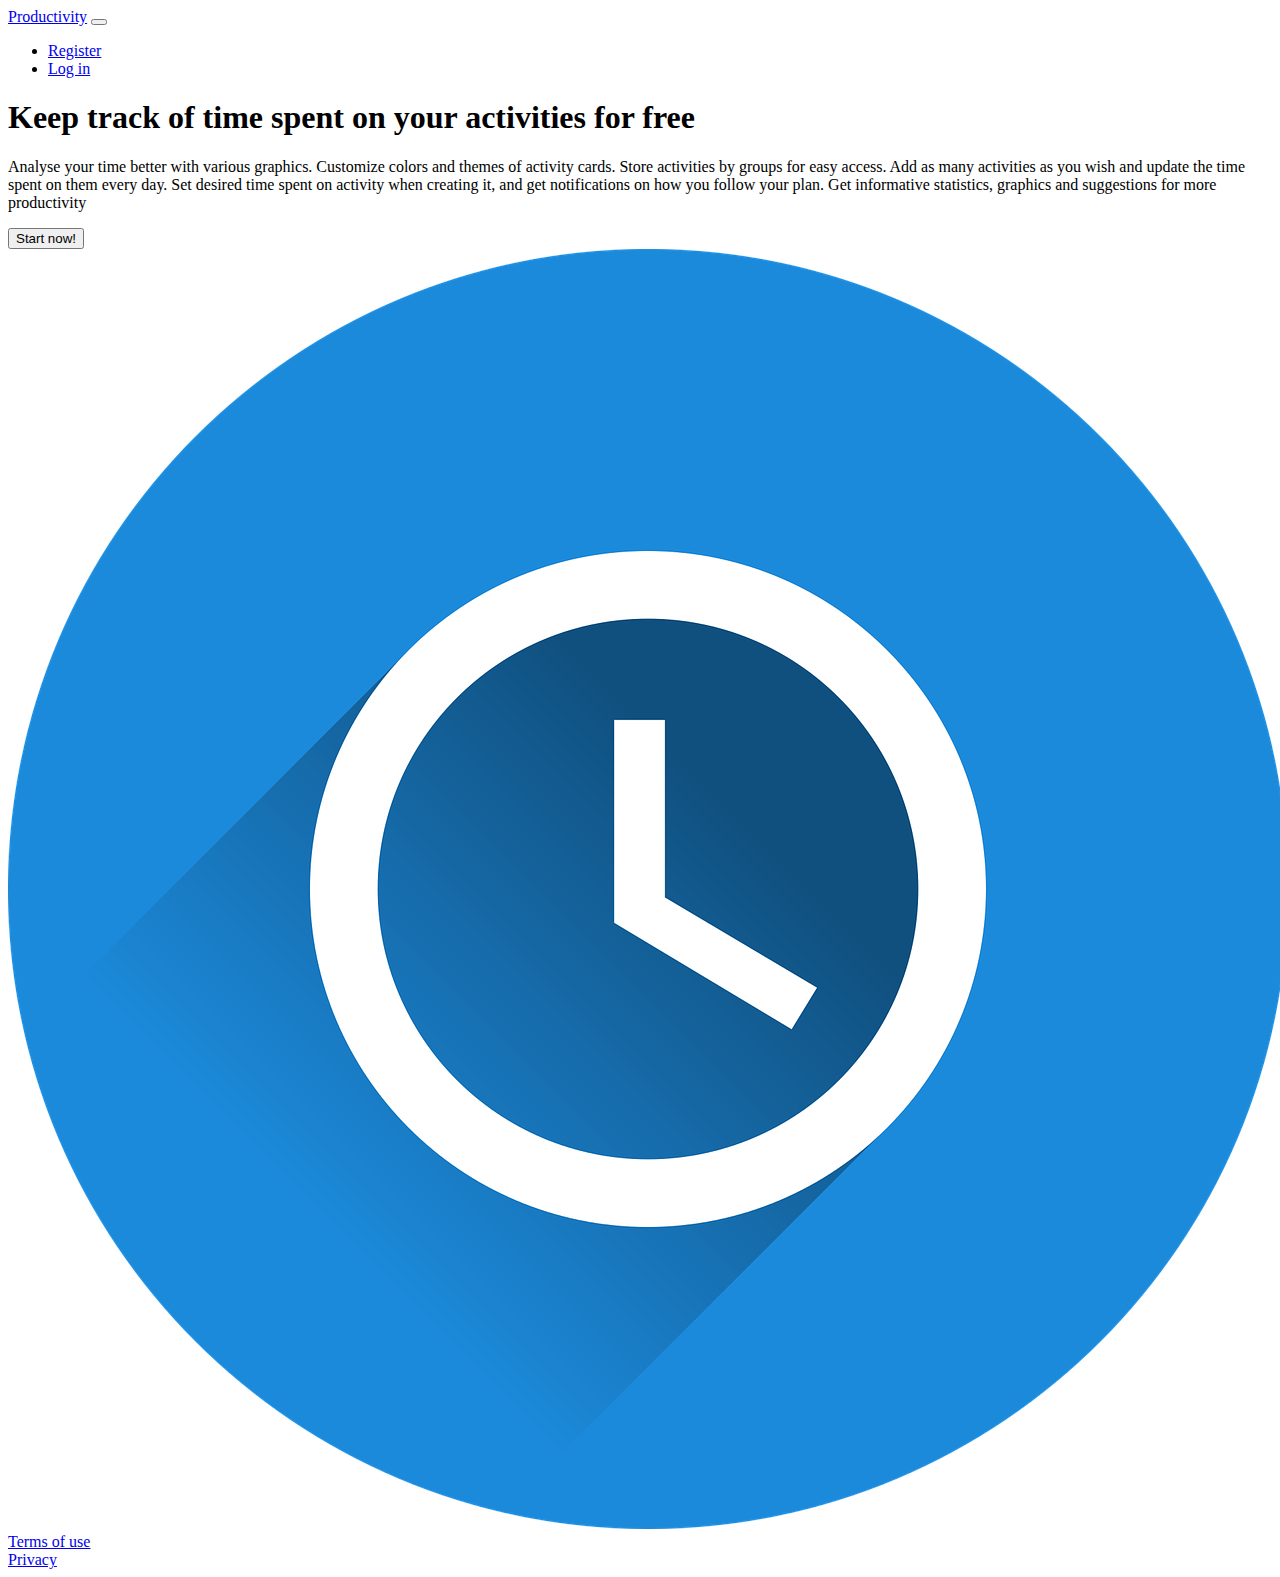
<file: index.html>
<!DOCTYPE html>
<html lang="en">
<head>
    <meta charset="UTF-8">
    <meta http-equiv="X-UA-Compatible" content="IE=edge">
    <meta name="viewport" content="width=device-width, initial-scale=1.0">
    <link
      href="https://cdn.jsdelivr.net/npm/bootstrap@5.0.1/dist/css/bootstrap.min.css"
      rel="stylesheet"
      integrity="sha384-+0n0xVW2eSR5OomGNYDnhzAbDsOXxcvSN1TPprVMTNDbiYZCxYbOOl7+AMvyTG2x"
      crossorigin="anonymous"
    />
    <link
      rel="stylesheet"
      href="https://cdn.jsdelivr.net/npm/bootstrap-icons@1.3.0/font/bootstrap-icons.css"
    />
    <link
      href="https://api.mapbox.com/mapbox-gl-js/v2.1.1/mapbox-gl.css"
      rel="stylesheet"
    />
    <link rel="stylesheet" href="styles.css">
    <title>Productivity</title>
</head>
<body class="bg-dark">
    <nav class="navbar navbar-expand-lg bg-dark navbar-dark py-3 fixed-top">
        <div class="container">
          <a href="index.html" class="navbar-brand">Productivity</a>
  
          <button
            class="navbar-toggler"
            type="button"
            data-bs-toggle="collapse"
            data-bs-target="#navmenu"
          >
            <span class="navbar-toggler-icon"></span>
          </button>
  
          <div class="collapse navbar-collapse" id="navmenu">
            <ul class="navbar-nav ms-auto">
              <li class="nav-item">
                <a href="register.html" class="nav-link">Register</a>
              </li>
              <li class="nav-item">
                <a href="login.html" class="nav-link">Log in</a>
              </li>
            </ul>
          </div>
        </div>
    </nav>   
    <section
      class="bg-primary text-light p-5 p-lg-0 pt-lg-5 text-center text-sm-start mt-5 mt-lg-0 "
    >
      <div class="container">
        <div class="d-sm-flex align-items-center justify-content-between">
          <div>
            <h1>Keep track of time spent on your activities <span class="text-warning">for free</span></h1>
            <p class="lead my-4">
              Analyse your time better with various graphics. Customize colors and themes of activity cards. 
              Store activities by groups for easy access. Add as many activities as you wish and update the time spent on them every day.
              Set desired time spent on activity when creating it, and get notifications on how you follow your plan. 
              Get informative statistics, graphics and suggestions for more productivity
            </p>
            <button
              class="btn btn-warning btn-lg"
              data-bs-toggle="modal"
              data-bs-target="#enroll"
            >
              Start now!
            </button>
          </div>
          <img
            class="img-fluid w-50 d-none d-sm-block"
            src="img/time.png"
            alt=""
          />
        </div>
      </div>
    </section>
    
    <!-- Footer -->     
     <footer class="p-2 bg-dark text-white text-center position-relative">
        <div class="container">
            <div class="row">
                <div class="col-sm-2">
                    <a href="terms.html" class="text-reset">Terms of use</a>
                </div>
                <div class="col-sm-1">
                    <a href="privacy.html" class="text-reset">Privacy</a>
                </div>
            </div>
        </div>
     </footer>

    <script
    src="https://cdn.jsdelivr.net/npm/bootstrap@5.0.1/dist/js/bootstrap.bundle.min.js"
    integrity="sha384-gtEjrD/SeCtmISkJkNUaaKMoLD0//ElJ19smozuHV6z3Iehds+3Ulb9Bn9Plx0x4"
    crossorigin="anonymous"
    ></script>
  <script src="https://api.mapbox.com/mapbox-gl-js/v2.1.1/mapbox-gl.js"></script>

  <script>
    mapboxgl.accessToken =
      'pk.eyJ1IjoiYnRyYXZlcnN5IiwiYSI6ImNrbmh0dXF1NzBtbnMyb3MzcTBpaG10eXcifQ.h5ZyYCglnMdOLAGGiL1Auw'
    var map = new mapboxgl.Map({
      container: 'map',
      style: 'mapbox://styles/mapbox/streets-v11',
      center: [-71.060982, 42.35725],
      zoom: 18,
    })
  </script>
</body>
</html>
</file>
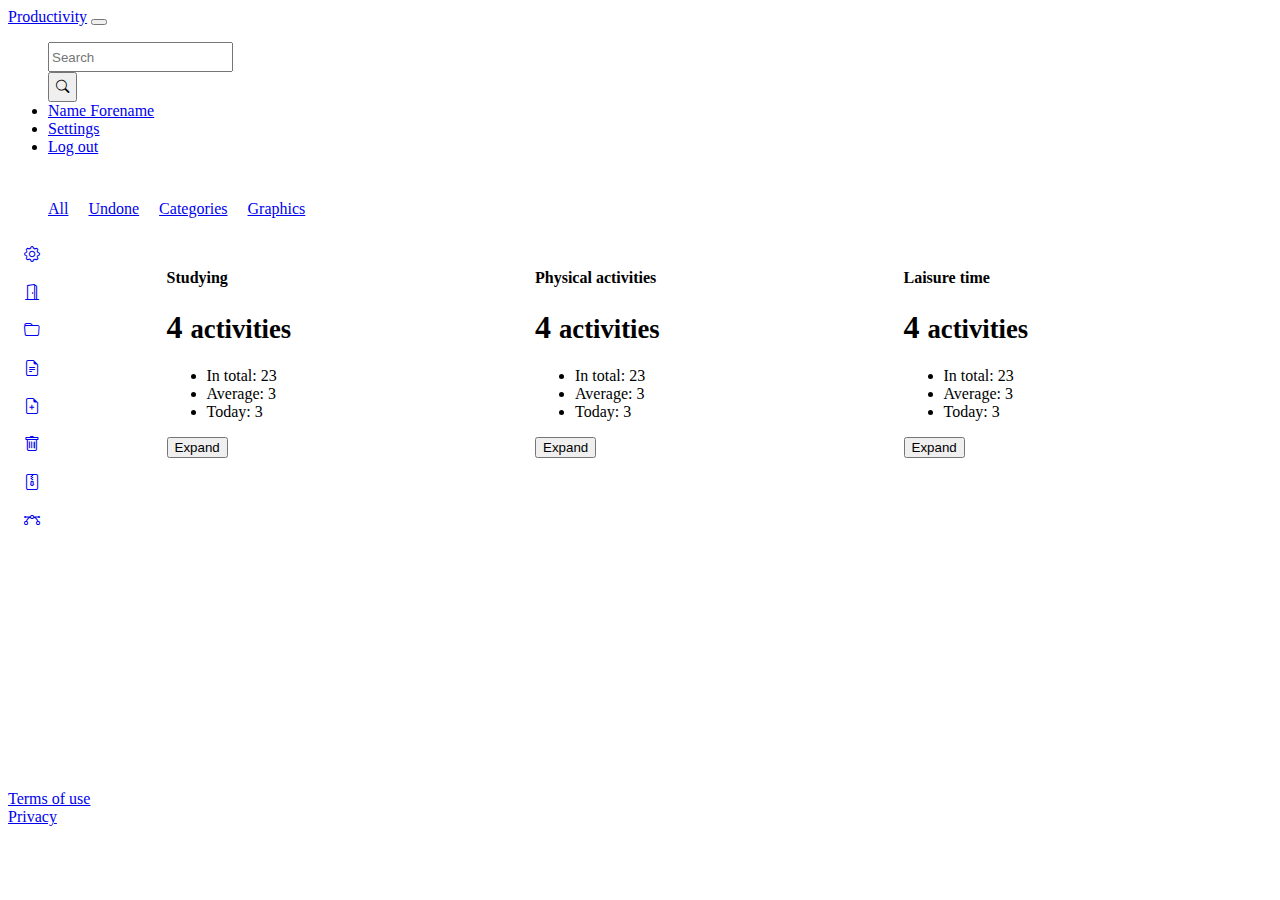
<file: categories.html>
<!DOCTYPE html>
<html lang="en">
<head>
    <meta charset="UTF-8">
    <meta http-equiv="X-UA-Compatible" content="IE=edge">
    <meta name="viewport" content="width=device-width, initial-scale=1.0">
    <link
      href="https://cdn.jsdelivr.net/npm/bootstrap@5.0.1/dist/css/bootstrap.min.css"
      rel="stylesheet"
      integrity="sha384-+0n0xVW2eSR5OomGNYDnhzAbDsOXxcvSN1TPprVMTNDbiYZCxYbOOl7+AMvyTG2x"
      crossorigin="anonymous"
    />
    <link
      rel="stylesheet"
      href="https://cdn.jsdelivr.net/npm/bootstrap-icons@1.3.0/font/bootstrap-icons.css"
    />
    <link
      href="https://api.mapbox.com/mapbox-gl-js/v2.1.1/mapbox-gl.css"
      rel="stylesheet"
    />
    <link rel="stylesheet" href="styles.css">
    <link href="https://cdn.jsdelivr.net/npm/bootstrap@5.2.0-beta1/dist/css/bootstrap.min.css" rel="stylesheet" integrity="sha384-0evHe/X+R7YkIZDRvuzKMRqM+OrBnVFBL6DOitfPri4tjfHxaWutUpFmBp4vmVor" crossorigin="anonymous">
    <link rel="stylesheet" href="https://cdn.jsdelivr.net/npm/bootstrap-icons@1.5.0/font/bootstrap-icons.css">
    <title>Productivity</title>
</head>
<body class="bg-dark">
    <nav class="navbar navbar-expand-lg bg-dark navbar-dark py-3 fixed-top">
        <div class="container">
          <a href="index.html" class="navbar-brand">Productivity</a>
  
          <button
            class="navbar-toggler"
            type="button"
            data-bs-toggle="collapse"
            data-bs-target="#navmenu"
          >
            <span class="navbar-toggler-icon"></span>
          </button>
  
          <div class="collapse navbar-collapse" id="navmenu">
            <ul class="navbar-nav ms-auto">
                <div >
                    <div class="input-group mx-3">
                        <div class="form-group">
                          <input type="search" id="form1" class="form-control" style="height: 30px;" placeholder="Search"/>
                        </div>
                        <button type="button" class="btn btn-primary btn-sm" style="height: 30px;">
                            <i class="bi-search"></i>
                        </button>
                      </div>
                </div>
              <li class="nav-item">
                <a href="userPage.html" class="nav-link text-warning">Name Forename</a>
              </li>
              <li class="nav-item">
                <a href="userSettings.html" class="nav-link">Settings</a>
              </li>
              <li class="nav-item">
                <a href="logout.html" class="nav-link">Log out</a>
              </li>
            </ul>
          </div>
        </div>
    </nav>
    <section style="margin-top: 80px; position: relative; max-width: 50px;">
        <div class="d-flex flex-column flex-shrink-0 bg-primary sidenav" id="sidebar">
            <div><a class="nav-link light" href="#"><i class="bi-gear"></i></a></div>
            <div><a class="nav-link light" href="#"><i class="bi-door-open"></i></a></div>
            <div><a class="nav-link light" href="#"><i class="bi-folder"></i></a></div>
            <div><a class="nav-link light" href="#"><i class="bi-file-earmark-text"></i></a></div>
            <div><a class="nav-link light" href="#"><i class="bi-file-earmark-plus"></i></a></div>
            <div><a class="nav-link light" href="#"><i class="bi-trash"></i></a></div>
            <div><a class="nav-link light" href="#"><i class="bi-file-zip"></i></a></div>
            <div><a class="nav-link light" href="#"><i class="bi-bezier"></i></a></div>
          </div>
    </section>
    <section style="margin-top: -350px; min-height: 600px; padding-left: 20px;">              
        <div class="container bg-light " style="min-height: 600px;">
            <div class="nav-top">
              <div><a href="userPage.html">All</a></div> <div><a href="undone.html">Undone</a></div> <div><a class="nav-link disabled" href="categories.html">Categories</a></div> <div><a href="graphics.html">Graphics</a></div>
            </div>
            
            <div class="card-deck mb-3 text-center">
                <div class="card mb-4 box-shadow">
                  <div class="card-header">
                    <h4 class="my-0 font-weight-normal">Studying</h4>
                  </div>
                  <div class="card-body">
                    <h1 class="card-title ">4 <small class="text-muted">activities</small></h1>
                    <ul class="list-unstyled mt-1 mb-4">
                      <li>In total: <span>23</span></li>
                      <li>Average: <span>3</span></li>
                      <li>Today: <span>3</span></li>
                    </ul>
                    <button type="button" class="btn btn-lg btn-block btn-outline-primary">Expand</button>
                  </div>
                </div>
                <div class="card mb-4 box-shadow">
                    <div class="card-header">
                      <h4 class="my-0 font-weight-normal">Physical activities</h4>
                    </div>
                    <div class="card-body">
                      <h1 class="card-title ">4 <small class="text-muted">activities</small></h1>
                      <ul class="list-unstyled mt-1 mb-4">
                        <li>In total: <span>23</span></li>
                        <li>Average: <span>3</span></li>
                        <li>Today: <span>3</span></li>
                      </ul>
                      <button type="button" class="btn btn-lg btn-block btn-outline-primary">Expand</button>
                    </div>
                  </div>
                  <div class="card mb-4 box-shadow">
                    <div class="card-header">
                      <h4 class="my-0 font-weight-normal">Laisure time</h4>
                    </div>
                    <div class="card-body">
                      <h1 class="card-title ">4 <small class="text-muted">activities</small></h1>
                      <ul class="list-unstyled mt-1 mb-4">
                        <li>In total: <span>23</span></li>
                        <li>Average: <span>3</span></li>
                        <li>Today: <span>3</span></li>
                      </ul>
                      <button type="button" class="btn btn-lg btn-block btn-outline-primary">Expand</button>
                    </div>
                  </div>                           
              </div>
        </div>
    </section>
    
    <!-- Footer -->     
     <footer class="p-2 bg-dark text-white text-center position-relative">
        <div class="container">
            <div class="row">
                <div class="col-sm-2">
                    <a href="terms.html" class="text-reset">Terms of use</a>
                </div>
                <div class="col-sm-1">
                    <a href="privacy.html" class="text-reset">Privacy</a>
                </div>
            </div>
        </div>
     </footer>  
  <script src="https://cdn.jsdelivr.net/npm/bootstrap@5.2.0-beta1/dist/js/bootstrap.bundle.min.js" integrity="sha384-pprn3073KE6tl6bjs2QrFaJGz5/SUsLqktiwsUTF55Jfv3qYSDhgCecCxMW52nD2" crossorigin="anonymous"></script>
</body>
</html>
</file>
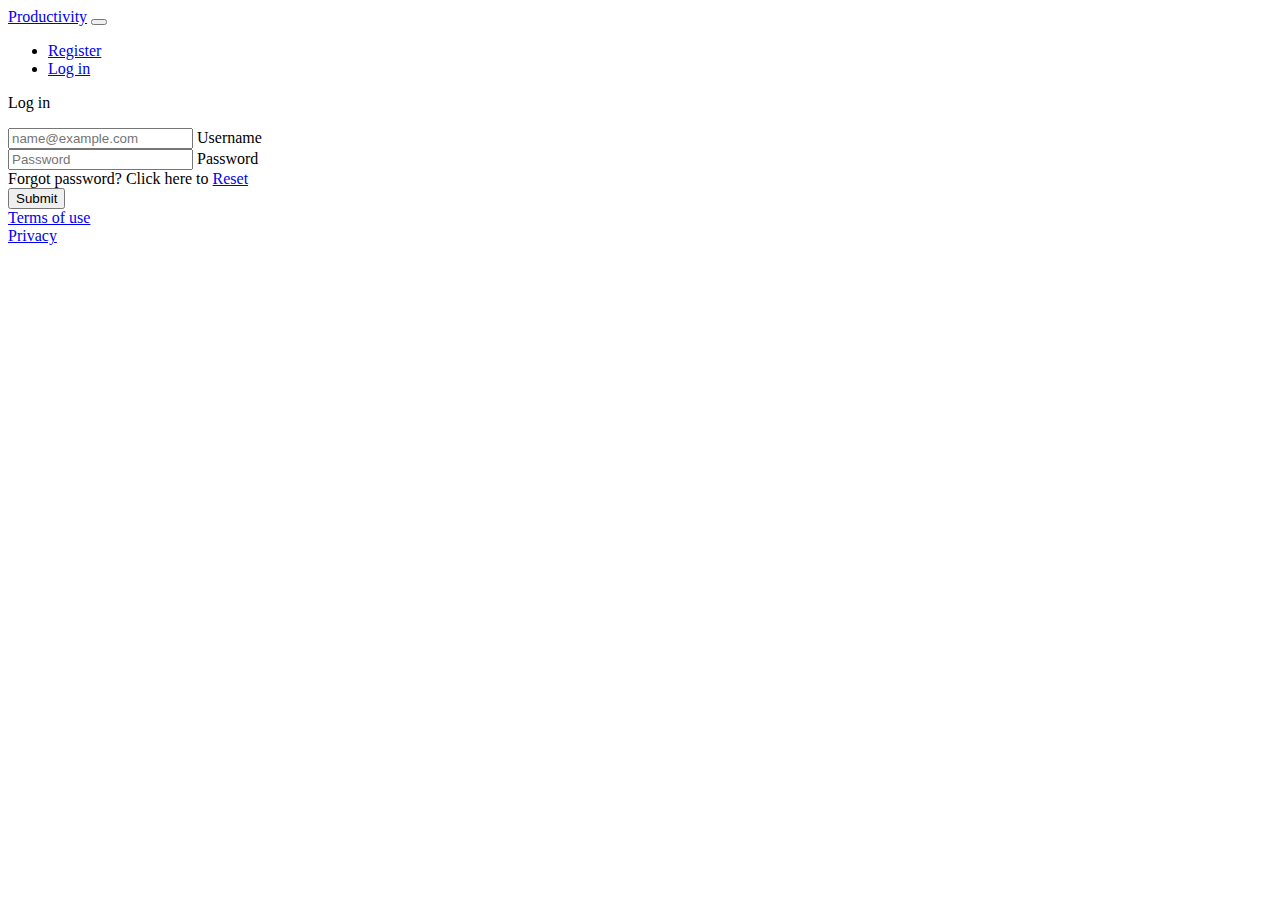
<file: login.html>
<!DOCTYPE html>
<html lang="en">
<head>
    <meta charset="UTF-8">
    <meta http-equiv="X-UA-Compatible" content="IE=edge">
    <meta name="viewport" content="width=device-width, initial-scale=1.0">
    <link
      href="https://cdn.jsdelivr.net/npm/bootstrap@5.0.1/dist/css/bootstrap.min.css"
      rel="stylesheet"
      integrity="sha384-+0n0xVW2eSR5OomGNYDnhzAbDsOXxcvSN1TPprVMTNDbiYZCxYbOOl7+AMvyTG2x"
      crossorigin="anonymous"
    />
    <link
      rel="stylesheet"
      href="https://cdn.jsdelivr.net/npm/bootstrap-icons@1.3.0/font/bootstrap-icons.css"
    />
    <link
      href="https://api.mapbox.com/mapbox-gl-js/v2.1.1/mapbox-gl.css"
      rel="stylesheet"
    />
    <link rel="stylesheet" href="styles.css">
    <link href="https://cdn.jsdelivr.net/npm/bootstrap@5.2.0-beta1/dist/css/bootstrap.min.css" rel="stylesheet" integrity="sha384-0evHe/X+R7YkIZDRvuzKMRqM+OrBnVFBL6DOitfPri4tjfHxaWutUpFmBp4vmVor" crossorigin="anonymous">
    <link rel="stylesheet" href="https://cdn.jsdelivr.net/npm/bootstrap-icons@1.5.0/font/bootstrap-icons.css">
    <title>Productivity</title>
</head>
<body class="bg-dark">
    <nav class="navbar navbar-expand-lg bg-dark navbar-dark py-3 fixed-top">
        <div class="container">
          <a href="index.html" class="navbar-brand">Productivity</a>
  
          <button
            class="navbar-toggler"
            type="button"
            data-bs-toggle="collapse"
            data-bs-target="#navmenu"
          >
            <span class="navbar-toggler-icon"></span>
          </button>
  
          <div class="collapse navbar-collapse" id="navmenu">
            <ul class="navbar-nav ms-auto">
                <li class="nav-item">
                  <a href="register.html" class="nav-link">Register</a>
                </li>
                <li class="nav-item">
                  <a href="login.html" class="nav-link">Log in</a>
                </li>
              </ul>
          </div>
        </div>
    </nav>
    <section class="vh-75 bg-primary mt-5 ">
        <div class="container h-75" >
          <div class="row d-flex justify-content-center align-items-center h-100">
            <div class="col-lg-12 col-xl-11">
              <div class="card text-black" style="border-radius: 25px;">
                <div class="card-body p-md-5" >
                  <div class="row justify-content-center">
                    <div class="col-md-10 col-lg-6 col-xl-5 order-2 order-lg-1" >
      
                      <p class="text-center h1 fw-bold mb-5 mx-1 mx-md-4 mt-4">Log in</p>
      
                      <form class="mx-1 mx-md-4">
                        
                        <div class="form-floating mb-3">
                            <input type="text" class="form-control" id="usernameInp" placeholder="name@example.com">
                            <label for="floatingInput">Username</label>
                          </div>
                          <div class="form-floating mb-3">
                            <input type="password" class="form-control" id="passwordInp" placeholder="Password">
                            <label for="floatingPassword">Password</label>
                          </div>
                          <div class="form-check d-flex justify-content-center mb-5"  style="background: white">
                            
                            <label class="form-check-label" for="form2Example3">
                              Forgot password? Click here to <a href="#">Reset</a>
                            </label>
                          </div>
                        
                        <div class="d-flex justify-content-center mx-4 mb-3 mb-lg-4">
                          <button type="button" class="btn btn-primary btn-lg">Submit</button>
                        </div>      
                      </form>
                  </div>
                </div>
              </div>
            </div>
          </div>
        </div>
      </section>
    
    <!-- Footer -->     
     <footer class="p-2 bg-dark text-white text-center position-relative m-3">
        <div class="container">
            <div class="row">
                <div class="col-sm-2">
                    <a href="terms.html" class="text-reset">Terms of use</a>
                </div>
                <div class="col-sm-1">
                    <a href="privacy.html" class="text-reset">Privacy</a>
                </div>
            </div>
        </div>
     </footer>  
  <script src="https://cdn.jsdelivr.net/npm/bootstrap@5.2.0-beta1/dist/js/bootstrap.bundle.min.js" integrity="sha384-pprn3073KE6tl6bjs2QrFaJGz5/SUsLqktiwsUTF55Jfv3qYSDhgCecCxMW52nD2" crossorigin="anonymous"></script>
</body>
</html>
</file>
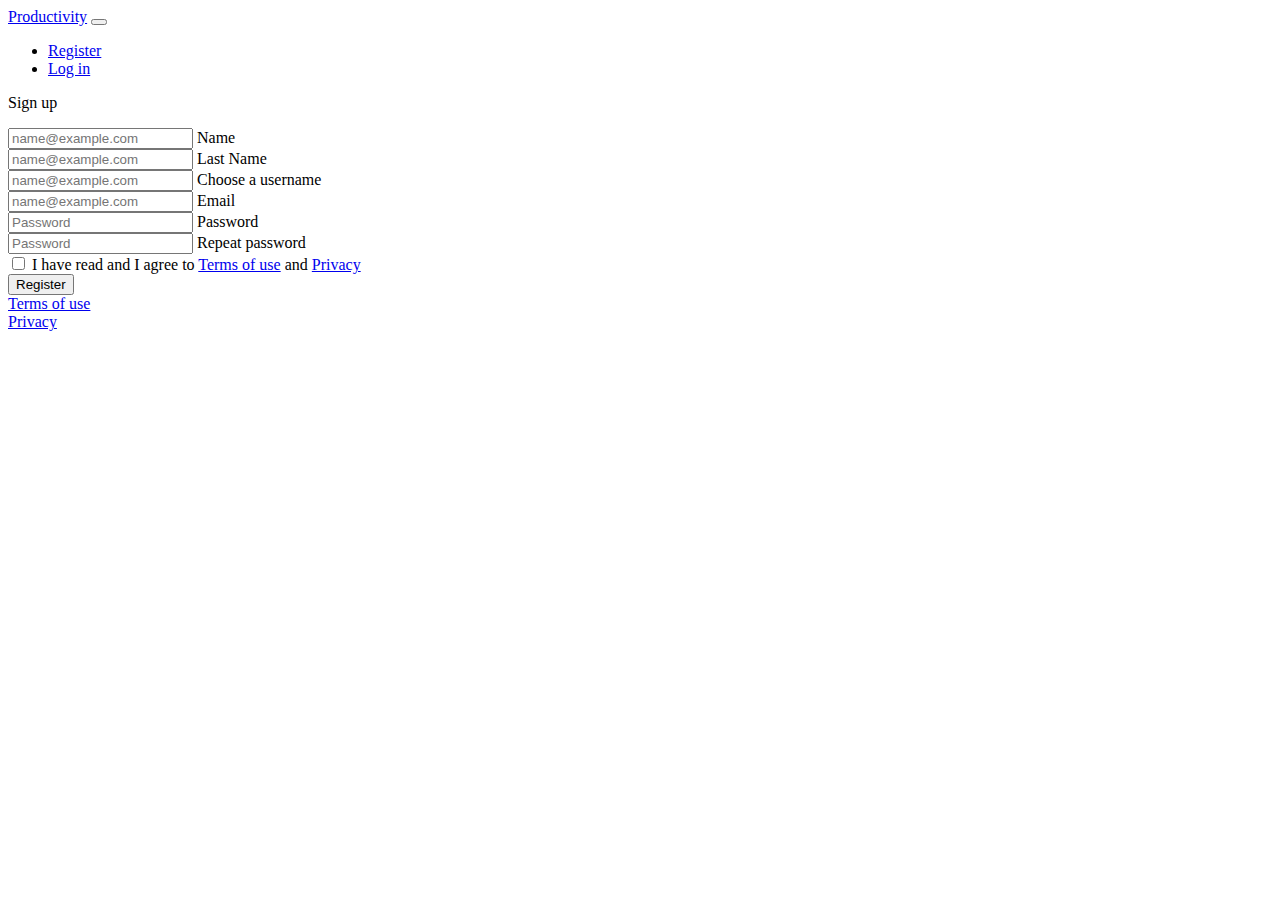
<file: register.html>
<!DOCTYPE html>
<html lang="en">
<head>
    <meta charset="UTF-8">
    <meta http-equiv="X-UA-Compatible" content="IE=edge">
    <meta name="viewport" content="width=device-width, initial-scale=1.0">
    <link
      href="https://cdn.jsdelivr.net/npm/bootstrap@5.0.1/dist/css/bootstrap.min.css"
      rel="stylesheet"
      integrity="sha384-+0n0xVW2eSR5OomGNYDnhzAbDsOXxcvSN1TPprVMTNDbiYZCxYbOOl7+AMvyTG2x"
      crossorigin="anonymous"
    />
    <link
      rel="stylesheet"
      href="https://cdn.jsdelivr.net/npm/bootstrap-icons@1.3.0/font/bootstrap-icons.css"
    />
    <link
      href="https://api.mapbox.com/mapbox-gl-js/v2.1.1/mapbox-gl.css"
      rel="stylesheet"
    />
    <link rel="stylesheet" href="styles.css">
    <link href="https://cdn.jsdelivr.net/npm/bootstrap@5.2.0-beta1/dist/css/bootstrap.min.css" rel="stylesheet" integrity="sha384-0evHe/X+R7YkIZDRvuzKMRqM+OrBnVFBL6DOitfPri4tjfHxaWutUpFmBp4vmVor" crossorigin="anonymous">
    <link rel="stylesheet" href="https://cdn.jsdelivr.net/npm/bootstrap-icons@1.5.0/font/bootstrap-icons.css">
    <title>Productivity</title>
</head>
<body class="bg-dark">
    <nav class="navbar navbar-expand-lg bg-dark navbar-dark py-3 fixed-top">
        <div class="container">
          <a href="index.html" class="navbar-brand">Productivity</a>
  
          <button
            class="navbar-toggler"
            type="button"
            data-bs-toggle="collapse"
            data-bs-target="#navmenu"
          >
            <span class="navbar-toggler-icon"></span>
          </button>
  
          <div class="collapse navbar-collapse" id="navmenu">
            <ul class="navbar-nav ms-auto">
                <li class="nav-item">
                  <a href="register.html" class="nav-link">Register</a>
                </li>
                <li class="nav-item">
                  <a href="login.html" class="nav-link">Log in</a>
                </li>
              </ul>
          </div>
        </div>
    </nav>
    <section class="vh-75 bg-primary mt-5 " >
        <div class="container h-75" >
          <div class="row d-flex justify-content-center align-items-center h-75">
            <div class="col-lg-12 col-xl-11">
              <div class="card text-black" style="border-radius: 25px;">
                <div class="card-body p-md-5" >
                    <!-- style="background-image: url(/img/leaves.png); background-position: center center;
                    background-size: cover; border-radius: 25px;" -->
                  <div class="row justify-content-center">
                    <div class="col-md-10 col-lg-6 col-xl-5 order-2 order-lg-1" >
      
                      <p class="text-center h1 fw-bold mb-5 mx-1 mx-md-4 mt-1">Sign up</p>
      
                      <form class="mx-1 mx-md-4">
                        <div class="form-floating mb-3">
                            <input type="text" class="form-control" id="nameInp" placeholder="name@example.com">
                            <label for="floatingInput">Name</label>
                          </div><div class="form-floating mb-3">
                            <input type="text" class="form-control" id="lastnameInp" placeholder="name@example.com">
                            <label for="floatingInput">Last Name</label>
                          </div>
                        <div class="form-floating mb-3">
                            <input type="text" class="form-control" id="usernameInp" placeholder="name@example.com">
                            <label for="floatingInput">Choose a username</label>
                          </div>
                          <div class="form-floating mb-3">
                            <input type="email" class="form-control" id="emailInp" placeholder="name@example.com">
                            <label for="floatingInput">Email</label>
                          </div>
                          <div class="form-floating mb-3">
                            <input type="password" class="form-control" id="passwordInp" placeholder="Password">
                            <label for="floatingPassword">Password</label>
                          </div>
                          <div class="form-floating mb-3">
                            <input type="password" class="form-control" id="passwordrepeatInp" placeholder="Password">
                            <label for="floatingPassword">Repeat password</label>
                          </div>
                          
                        <div class="form-check d-flex justify-content-center mb-3"  style="background: white">
                          <input class="form-check-input me-2" type="checkbox" value="" id="agreeInp" />
                          <label class="form-check-label" for="form2Example3">
                            I have read and I agree to <a href="terms.html">Terms of use</a> and <a href="privacy.html">Privacy</a>
                          </label>
                        </div>
                        <div class="d-flex justify-content-center mx-4 mb-3 mb-lg-4">
                          <button type="button" class="btn btn-primary btn-lg">Register</button>
                        </div>      
                      </form>
                    <!-- </div>
                    <div class="col-md-10 col-lg-6 col-xl-7 d-flex align-items-center order-1 order-lg-2">
      
                      <img class="img-fluid w-50 d-none d-sm-block" src="/img/leaves.png" alt="background">
      
                    </div> -->
                  </div>
                </div>
              </div>
            </div>
          </div>
        </div>
      </section>
    
    <!-- Footer -->     
     <footer class="p-2 bg-dark text-white text-center position-relative m-3">
        <div class="container">
            <div class="row">
                <div class="col-sm-2">
                    <a href="terms.html" class="text-reset">Terms of use</a>
                </div>
                <div class="col-sm-1">
                    <a href="privacy.html" class="text-reset">Privacy</a>
                </div>
            </div>
        </div>
     </footer>  
  <script src="https://cdn.jsdelivr.net/npm/bootstrap@5.2.0-beta1/dist/js/bootstrap.bundle.min.js" integrity="sha384-pprn3073KE6tl6bjs2QrFaJGz5/SUsLqktiwsUTF55Jfv3qYSDhgCecCxMW52nD2" crossorigin="anonymous"></script>
</body>
</html>
</file>
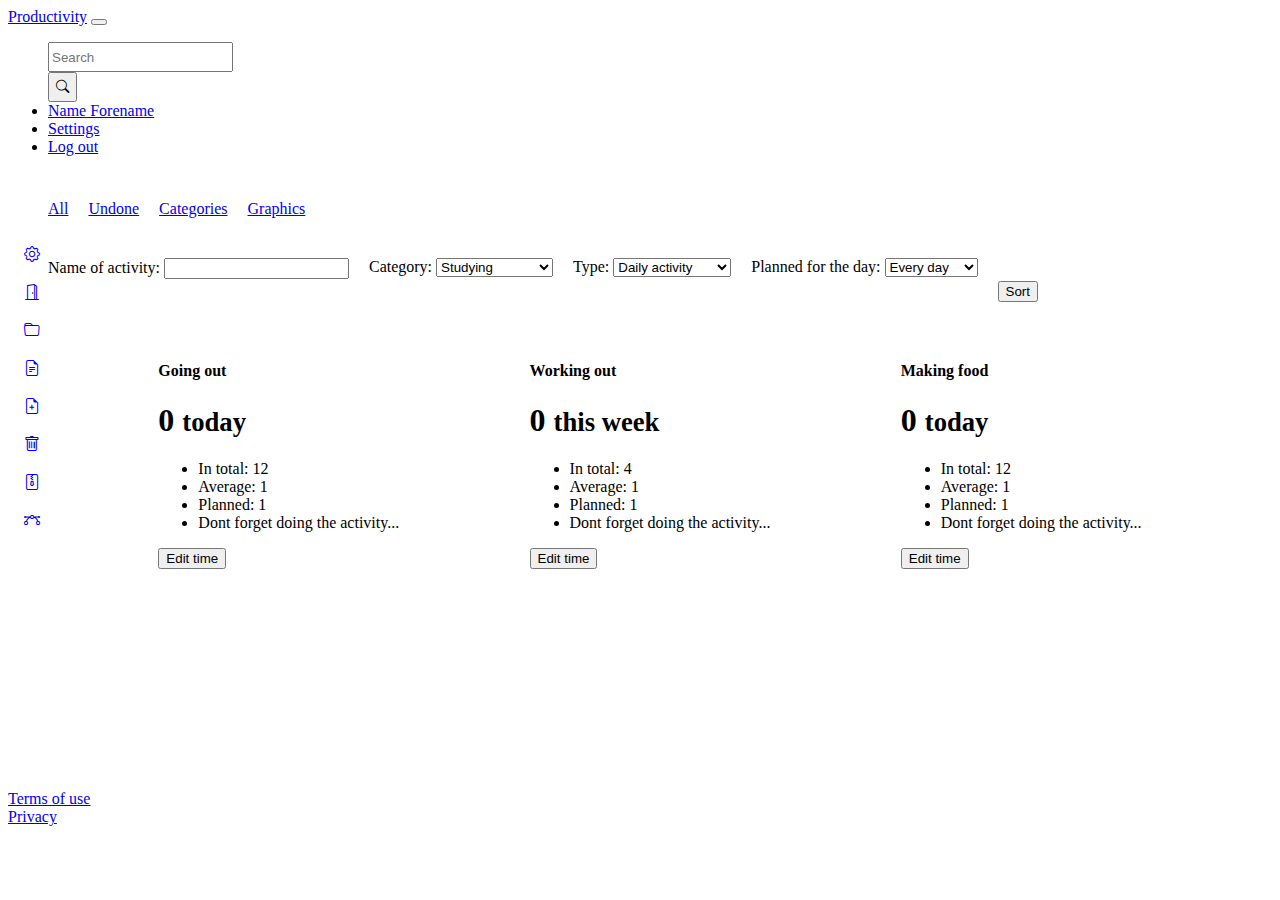
<file: undone.html>
<!DOCTYPE html>
<html lang="en">
<head>
    <meta charset="UTF-8">
    <meta http-equiv="X-UA-Compatible" content="IE=edge">
    <meta name="viewport" content="width=device-width, initial-scale=1.0">
    <link
      href="https://cdn.jsdelivr.net/npm/bootstrap@5.0.1/dist/css/bootstrap.min.css"
      rel="stylesheet"
      integrity="sha384-+0n0xVW2eSR5OomGNYDnhzAbDsOXxcvSN1TPprVMTNDbiYZCxYbOOl7+AMvyTG2x"
      crossorigin="anonymous"
    />
    <link
      rel="stylesheet"
      href="https://cdn.jsdelivr.net/npm/bootstrap-icons@1.3.0/font/bootstrap-icons.css"
    />
    <link
      href="https://api.mapbox.com/mapbox-gl-js/v2.1.1/mapbox-gl.css"
      rel="stylesheet"
    />
    <link rel="stylesheet" href="styles.css">
    <link href="https://cdn.jsdelivr.net/npm/bootstrap@5.2.0-beta1/dist/css/bootstrap.min.css" rel="stylesheet" integrity="sha384-0evHe/X+R7YkIZDRvuzKMRqM+OrBnVFBL6DOitfPri4tjfHxaWutUpFmBp4vmVor" crossorigin="anonymous">
    <link rel="stylesheet" href="https://cdn.jsdelivr.net/npm/bootstrap-icons@1.5.0/font/bootstrap-icons.css">
    <title>Productivity</title>
</head>
<body class="bg-dark">
    <nav class="navbar navbar-expand-lg bg-dark navbar-dark py-3 fixed-top">
        <div class="container">
          <a href="index.html" class="navbar-brand">Productivity</a>
  
          <button
            class="navbar-toggler"
            type="button"
            data-bs-toggle="collapse"
            data-bs-target="#navmenu"
          >
            <span class="navbar-toggler-icon"></span>
          </button>
  
          <div class="collapse navbar-collapse" id="navmenu">
            <ul class="navbar-nav ms-auto">
                <div >
                    <div class="input-group mx-3">
                        <div class="form-group">
                          <input type="search" id="form1" class="form-control" style="height: 30px;" placeholder="Search"/>
                        </div>
                        <button type="button" class="btn btn-primary btn-sm" style="height: 30px;">
                            <i class="bi-search"></i>
                        </button>
                      </div>
                </div>
              <li class="nav-item">
                <a href="userPage.html" class="nav-link text-warning">Name Forename</a>
              </li>
              <li class="nav-item">
                <a href="userSettings.html" class="nav-link">Settings</a>
              </li>
              <li class="nav-item">
                <a href="logout.html" class="nav-link">Log out</a>
              </li>
            </ul>
          </div>
        </div>
    </nav>
    <section style="margin-top: 80px; position: relative; max-width: 50px;">
        <div class="d-flex flex-column flex-shrink-0 bg-primary sidenav" id="sidebar">
            <div><a class="nav-link light" href="#"><i class="bi-gear"></i></a></div>
            <div><a class="nav-link light" href="#"><i class="bi-door-open"></i></a></div>
            <div><a class="nav-link light" href="#"><i class="bi-folder"></i></a></div>
            <div><a class="nav-link light" href="#"><i class="bi-file-earmark-text"></i></a></div>
            <div><a class="nav-link light" href="#"><i class="bi-file-earmark-plus"></i></a></div>
            <div><a class="nav-link light" href="#"><i class="bi-trash"></i></a></div>
            <div><a class="nav-link light" href="#"><i class="bi-file-zip"></i></a></div>
            <div><a class="nav-link light" href="#"><i class="bi-bezier"></i></a></div>
          </div>
    </section>
    <section style="margin-top: -350px; min-height: 600px; padding-left: 20px;">              
        <div class="container bg-light " style="min-height: 600px;">
            <div class="nav-top">
              <div><a href="userPage.html">All</a></div> <div><a class="nav-link disabled" href="undone.html">Undone</a></div> <div><a href="categories.html">Categories</a></div> <div><a href="graphics.html">Graphics</a></div>
            </div>
            <form class="form-inline nav-top filter" action="/action_page.php">
              <div class="form-group">
                <label for="nameActInp">Name of activity:</label>
                <input type="text" class="form-control" id="nameActInp">
              </div>
              <div class="form-group">
                <label for="categoryInp">Category:</label>
                <select class="form-select" id="categoryInp">
                  <option>Studying</option>
                  <option>Physical activity</option>
                  <option>Laisure time</option>
                  <option>Work</option>
                </select>
              </div>
              <div class="form-group">
                <label for="typeInp">Type:</label>
                <select class="form-select" id="typeInp">
                  <option>Daily activity</option>
                  <option>Weeekly activity</option>
                </select>
              </div>
              <div class="form-group">
                <label for="forInp">Planned for the day:</label>
                <select class="form-select" id="forInp">
                  <option>Every day</option>
                  <option>Any day</option>
                  <option>Sunday</option>
                  <option>Monday</option>
                  <option>Tuesday</option>
                  <option>Wednesday</option>
                  <option>Thursday</option>
                  <option>Friday</option>
                  <option>Saturday</option>
                </select>
              </div>
              <div class="smal-button">
                <button type="submit" class="btn btn-default btn-outline-primary mx-1">Sort</button>
              </div>
            </form>
            <div class="card-deck mb-3 text-center">
                <div class="card mb-4 box-shadow">
                    <div class="card-header">
                      <h4 class="my-0 font-weight-normal">Going out</h4>
                    </div>
                    <div class="card-body">
                      <h1 class="card-title pricing-card-title">0 <small class="text-muted">today</small></h1>
                      <ul class="list-unstyled mt-1 mb-4">
                        <li>In total: <span>12</span></li>
                        <li>Average: <span>1</span></li>
                        <li>Planned: <span>1</span></li>
                        <li>Dont forget doing the activity...</li>
                      </ul>
                      <button type="button" class="btn btn-lg btn-block btn-outline-primary">Edit time</button>
                    </div>
                  </div>
                <div class="card mb-4 box-shadow">
                    <div class="card-header">
                      <h4 class="my-0 font-weight-normal">Working out</h4>
                    </div>
                    <div class="card-body">
                      <h1 class="card-title pricing-card-title">0 <small class="text-muted">this week</small></h1>
                      <ul class="list-unstyled mt-1 mb-4">
                        <li>In total: <span>4</span></li>
                        <li>Average: <span>1</span></li>
                        <li>Planned: <span>1</span></li>
                        <li>Dont forget doing the activity...</li>
                      </ul>
                      <button type="button" class="btn btn-lg btn-block btn-outline-primary">Edit time</button>
                    </div>
                  </div>      
                <div class="card mb-4 box-shadow">
                    <div class="card-header">
                      <h4 class="my-0 font-weight-normal">Making food</h4>
                    </div>
                    <div class="card-body">
                      <h1 class="card-title pricing-card-title">0 <small class="text-muted">today</small></h1>
                      <ul class="list-unstyled mt-1 mb-4">
                        <li>In total: <span>12</span></li>
                        <li>Average: <span>1</span></li>
                        <li>Planned: <span>1</span></li>
                        <li>Dont forget doing the activity...</li>
                      </ul>
                      <button type="button" class="btn btn-lg btn-block btn-outline-primary">Edit time</button>
                    </div>
                  </div>              
              </div>
        </div>
    </section>
    
    <!-- Footer -->     
     <footer class="p-2 bg-dark text-white text-center position-relative">
        <div class="container">
            <div class="row">
                <div class="col-sm-2">
                    <a href="terms.html" class="text-reset">Terms of use</a>
                </div>
                <div class="col-sm-1">
                    <a href="privacy.html" class="text-reset">Privacy</a>
                </div>
            </div>
        </div>
     </footer>  
  <script src="https://cdn.jsdelivr.net/npm/bootstrap@5.2.0-beta1/dist/js/bootstrap.bundle.min.js" integrity="sha384-pprn3073KE6tl6bjs2QrFaJGz5/SUsLqktiwsUTF55Jfv3qYSDhgCecCxMW52nD2" crossorigin="anonymous"></script>
</body>
</html>
</file>
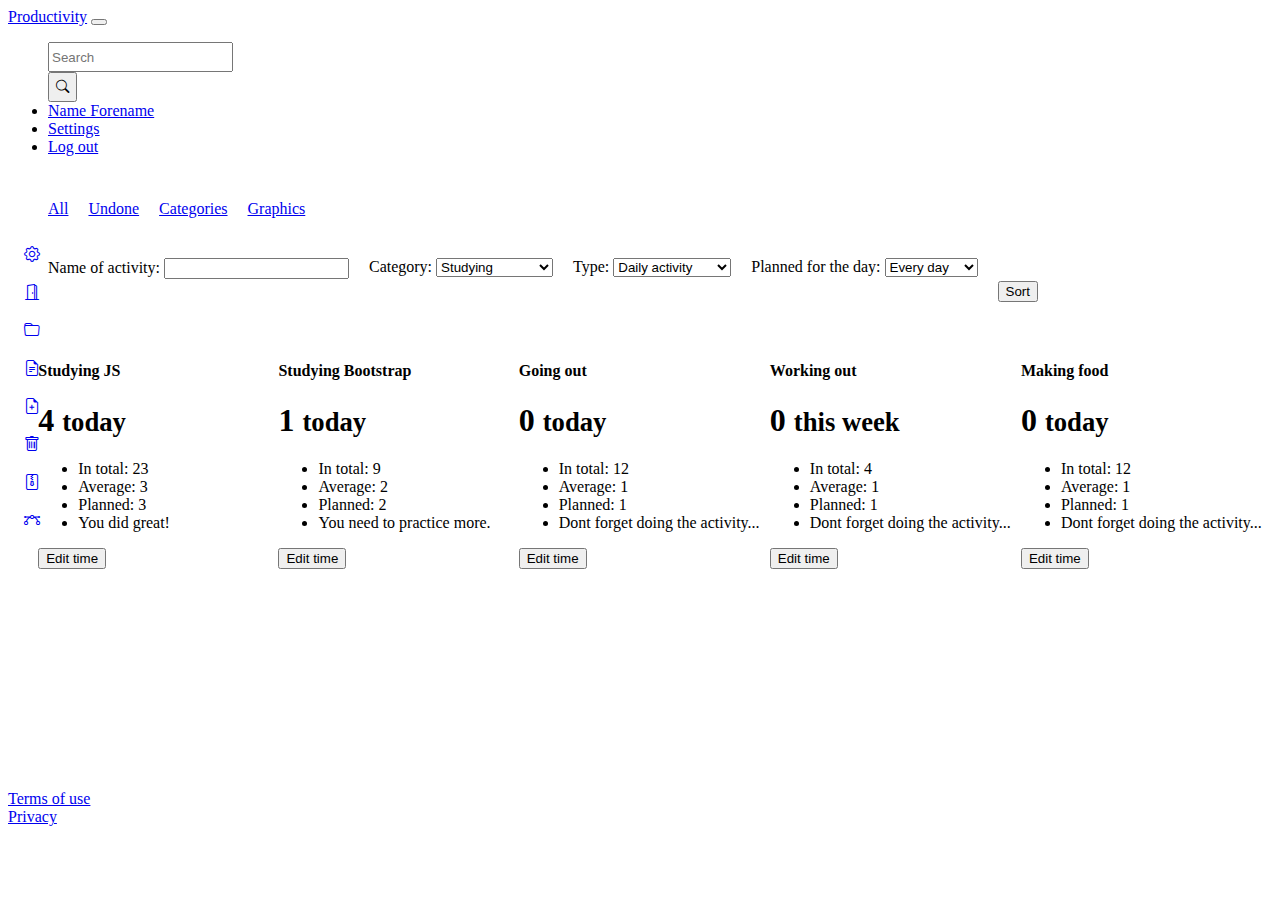
<file: userPage.html>
<!DOCTYPE html>
<html lang="en">
<head>
    <meta charset="UTF-8">
    <meta http-equiv="X-UA-Compatible" content="IE=edge">
    <meta name="viewport" content="width=device-width, initial-scale=1.0">
    <link
      href="https://cdn.jsdelivr.net/npm/bootstrap@5.0.1/dist/css/bootstrap.min.css"
      rel="stylesheet"
      integrity="sha384-+0n0xVW2eSR5OomGNYDnhzAbDsOXxcvSN1TPprVMTNDbiYZCxYbOOl7+AMvyTG2x"
      crossorigin="anonymous"
    />
    <link
      rel="stylesheet"
      href="https://cdn.jsdelivr.net/npm/bootstrap-icons@1.3.0/font/bootstrap-icons.css"
    />
    <link
      href="https://api.mapbox.com/mapbox-gl-js/v2.1.1/mapbox-gl.css"
      rel="stylesheet"
    />
    <link rel="stylesheet" href="styles.css">
    <link href="https://cdn.jsdelivr.net/npm/bootstrap@5.2.0-beta1/dist/css/bootstrap.min.css" rel="stylesheet" integrity="sha384-0evHe/X+R7YkIZDRvuzKMRqM+OrBnVFBL6DOitfPri4tjfHxaWutUpFmBp4vmVor" crossorigin="anonymous">
    <link rel="stylesheet" href="https://cdn.jsdelivr.net/npm/bootstrap-icons@1.5.0/font/bootstrap-icons.css">
    <title>Productivity</title>
</head>
<body class="bg-dark">
    <nav class="navbar navbar-expand-lg bg-dark navbar-dark py-3 fixed-top">
        <div class="container">
          <a href="index.html" class="navbar-brand">Productivity</a>
  
          <button
            class="navbar-toggler"
            type="button"
            data-bs-toggle="collapse"
            data-bs-target="#navmenu"
          >
            <span class="navbar-toggler-icon"></span>
          </button>
  
          <div class="collapse navbar-collapse" id="navmenu">
            <ul class="navbar-nav ms-auto">
                <div >
                    <div class="input-group mx-3">
                        <div class="form-group">
                          <input type="search" id="form1" class="form-control" style="height: 30px;" placeholder="Search"/>
                        </div>
                        <button type="button" class="btn btn-primary btn-sm" style="height: 30px;">
                            <i class="bi-search"></i>
                        </button>
                      </div>
                </div>
              <li class="nav-item">
                <a href="userPage.html" class="nav-link text-warning">Name Forename</a>
              </li>
              <li class="nav-item">
                <a href="userSettings.html" class="nav-link">Settings</a>
              </li>
              <li class="nav-item">
                <a href="logout.html" class="nav-link">Log out</a>
              </li>
            </ul>
          </div>
        </div>
    </nav>
    <section style="margin-top: 80px; position: relative; max-width: 50px;">
        <div class="d-flex flex-column flex-shrink-0 bg-primary sidenav" id="sidebar">
            <div><a class="nav-link light" href="#"><i class="bi-gear"></i></a></div>
            <div><a class="nav-link light" href="#"><i class="bi-door-open"></i></a></div>
            <div><a class="nav-link light" href="#"><i class="bi-folder"></i></a></div>
            <div><a class="nav-link light" href="#"><i class="bi-file-earmark-text"></i></a></div>
            <div><a class="nav-link light" href="#"><i class="bi-file-earmark-plus"></i></a></div>
            <div><a class="nav-link light" href="#"><i class="bi-trash"></i></a></div>
            <div><a class="nav-link light" href="#"><i class="bi-file-zip"></i></a></div>
            <div><a class="nav-link light" href="#"><i class="bi-bezier"></i></a></div>
          </div>
    </section>
    <section style="margin-top: -350px; min-height: 600px; padding-left: 20px;">              
        <div class="container bg-light " style="min-height: 600px;">
            <div class="nav-top">
              <div><a class="nav-link disabled" href="userPage.html">All</a></div> <div><a href="undone.html">Undone</a></div> <div><a href="categories.html">Categories</a></div> <div><a href="graphics.html">Graphics</a></div>
            </div>
            <form class="form-inline nav-top filter" action="/action_page.php">
              <div class="form-group">
                <label for="nameActInp">Name of activity:</label>
                <input type="text" class="form-control" id="nameActInp">
              </div>
              <div class="form-group">
                <label for="categoryInp">Category:</label>
                <select class="form-select" id="categoryInp">
                  <option>Studying</option>
                  <option>Physical activity</option>
                  <option>Laisure time</option>
                  <option>Work</option>
                </select>
              </div>
              <div class="form-group">
                <label for="typeInp">Type:</label>
                <select class="form-select" id="typeInp">
                  <option>Daily activity</option>
                  <option>Weeekly activity</option>
                </select>
              </div>
              <div class="form-group">
                <label for="forInp">Planned for the day:</label>
                <select class="form-select" id="forInp">
                  <option>Every day</option>
                  <option>Any day</option>
                  <option>Sunday</option>
                  <option>Monday</option>
                  <option>Tuesday</option>
                  <option>Wednesday</option>
                  <option>Thursday</option>
                  <option>Friday</option>
                  <option>Saturday</option>
                </select>
              </div>
              <div class="smal-button">
                <button type="submit" class="btn btn-default btn-outline-primary mx-1">Sort</button>
              </div>
            </form>
            <div class="card-deck mb-3 text-center">
                <div class="card mb-4 box-shadow">
                  <div class="card-header">
                    <h4 class="my-0 font-weight-normal text-success">Studying JS</h4>
                  </div>
                  <div class="card-body">
                    <h1 class="card-title text-warning">4 <small class="text-muted">today</small></h1>
                    <ul class="list-unstyled mt-1 mb-4">
                      <li>In total: <span>23</span></li>
                      <li>Average: <span>3</span></li>
                      <li>Planned: <span>3</span></li>
                      <li>You did great!</li>
                    </ul>
                    <button type="button" class="btn btn-lg btn-block btn-outline-success">Edit time</button>
                  </div>
                </div>
                <div class="card mb-4 box-shadow">
                    <div class="card-header">
                      <h4 class="my-0 font-weight-normal text-danger">Studying Bootstrap</h4>
                    </div>
                    <div class="card-body">
                        <h1 class="card-title text-warning">1 <small class="text-muted">today</small></h1>
                      <ul class="list-unstyled mt-1 mb-4">
                        <li>In total: <span>9</span></li>
                        <li>Average: <span>2</span></li>
                        <li>Planned: <span>2</span></li>
                        <li>You need to practice more.</li>
                      </ul>
                      <button type="button" class="btn btn-lg btn-block btn-outline-danger">Edit time</button>
                    </div>
                  </div>
                <div class="card mb-4 box-shadow">
                    <div class="card-header">
                      <h4 class="my-0 font-weight-normal">Going out</h4>
                    </div>
                    <div class="card-body">
                      <h1 class="card-title pricing-card-title">0 <small class="text-muted">today</small></h1>
                      <ul class="list-unstyled mt-1 mb-4">
                        <li>In total: <span>12</span></li>
                        <li>Average: <span>1</span></li>
                        <li>Planned: <span>1</span></li>
                        <li>Dont forget doing the activity...</li>
                      </ul>
                      <button type="button" class="btn btn-lg btn-block btn-outline-primary">Edit time</button>
                    </div>
                  </div>
                <div class="card mb-4 box-shadow">
                    <div class="card-header">
                      <h4 class="my-0 font-weight-normal">Working out</h4>
                    </div>
                    <div class="card-body">
                      <h1 class="card-title pricing-card-title">0 <small class="text-muted">this week</small></h1>
                      <ul class="list-unstyled mt-1 mb-4">
                        <li>In total: <span>4</span></li>
                        <li>Average: <span>1</span></li>
                        <li>Planned: <span>1</span></li>
                        <li>Dont forget doing the activity...</li>
                      </ul>
                      <button type="button" class="btn btn-lg btn-block btn-outline-primary">Edit time</button>
                    </div>
                  </div>      
                <div class="card mb-4 box-shadow">
                    <div class="card-header">
                      <h4 class="my-0 font-weight-normal">Making food</h4>
                    </div>
                    <div class="card-body">
                      <h1 class="card-title pricing-card-title">0 <small class="text-muted">today</small></h1>
                      <ul class="list-unstyled mt-1 mb-4">
                        <li>In total: <span>12</span></li>
                        <li>Average: <span>1</span></li>
                        <li>Planned: <span>1</span></li>
                        <li>Dont forget doing the activity...</li>
                      </ul>
                      <button type="button" class="btn btn-lg btn-block btn-outline-primary">Edit time</button>
                    </div>
                  </div>              
              </div>
        </div>
    </section>
    
    <!-- Footer -->     
     <footer class="p-2 bg-dark text-white text-center position-relative">
        <div class="container">
            <div class="row">
                <div class="col-sm-2">
                    <a href="terms.html" class="text-reset">Terms of use</a>
                </div>
                <div class="col-sm-1">
                    <a href="privacy.html" class="text-reset">Privacy</a>
                </div>
            </div>
        </div>
     </footer>  
  <script src="https://cdn.jsdelivr.net/npm/bootstrap@5.2.0-beta1/dist/js/bootstrap.bundle.min.js" integrity="sha384-pprn3073KE6tl6bjs2QrFaJGz5/SUsLqktiwsUTF55Jfv3qYSDhgCecCxMW52nD2" crossorigin="anonymous"></script>
</body>
</html>
</file>
<file: styles.css>
.fancy_bg{
    background-color: rgba(128, 255, 0, 0.507);
}
#sidebar{
    display: flex;
    flex-direction: column;
    justify-content: space-evenly;
    align-items: center;

}
#sidebar > div{
    margin-bottom: 10px;
    margin-top: 10px;
    /* width: 30px;
    height: 30px; */
    color: white;
}
#sidebar div:hover{
    transform: scale(1.1);
    color: #FFC112;
}

.card-deck{
    display: flex;
    flex-direction: row;
    justify-content: space-evenly;
    align-items: center;
    flex-wrap: wrap;
}

.nav-top{
    display: flex;
    flex-direction: row;
    margin-bottom: 30px;
    padding-top: 10px;
}

.nav-top > div{
    margin-left: 20px;
}

.smal-button{
    height: 30px;
    margin-top: 23px;
}

.sidenav{
    width: 3rem;
}


/* For large screen devices  */
@media only screen and (max-width: 992px) {
    .nav-top.filter{
        display: grid;
        grid-template-columns: 1fr 1fr;
        margin-bottom: 30px;
        padding-top: 10px;
    }

    .chart{
        transform: scale(0.8);
    }
    
}

/* For small screen devices */
@media only screen and (max-width: 768px) {
    .nav-top.filter{
        display: flex;
        flex-direction: column;
        margin-bottom: 30px;
        padding-top: 10px;
    }

    
    .chart{
        transform: scale(0.6);
    }
}

/* For extremely small screen devices */
@media only screen and (max-width: 576px) {
    .nav-top.filter{
        display: flex;
        flex-direction: column;
        margin-bottom: 30px;
        padding-top: 10px;
    }

    
    .chart{
        transform: scale(0.5);
    }
}

.card-body{
    min-width: 230px;
}

/* #fill{
    border: 1px solid black;
} */
</file>
